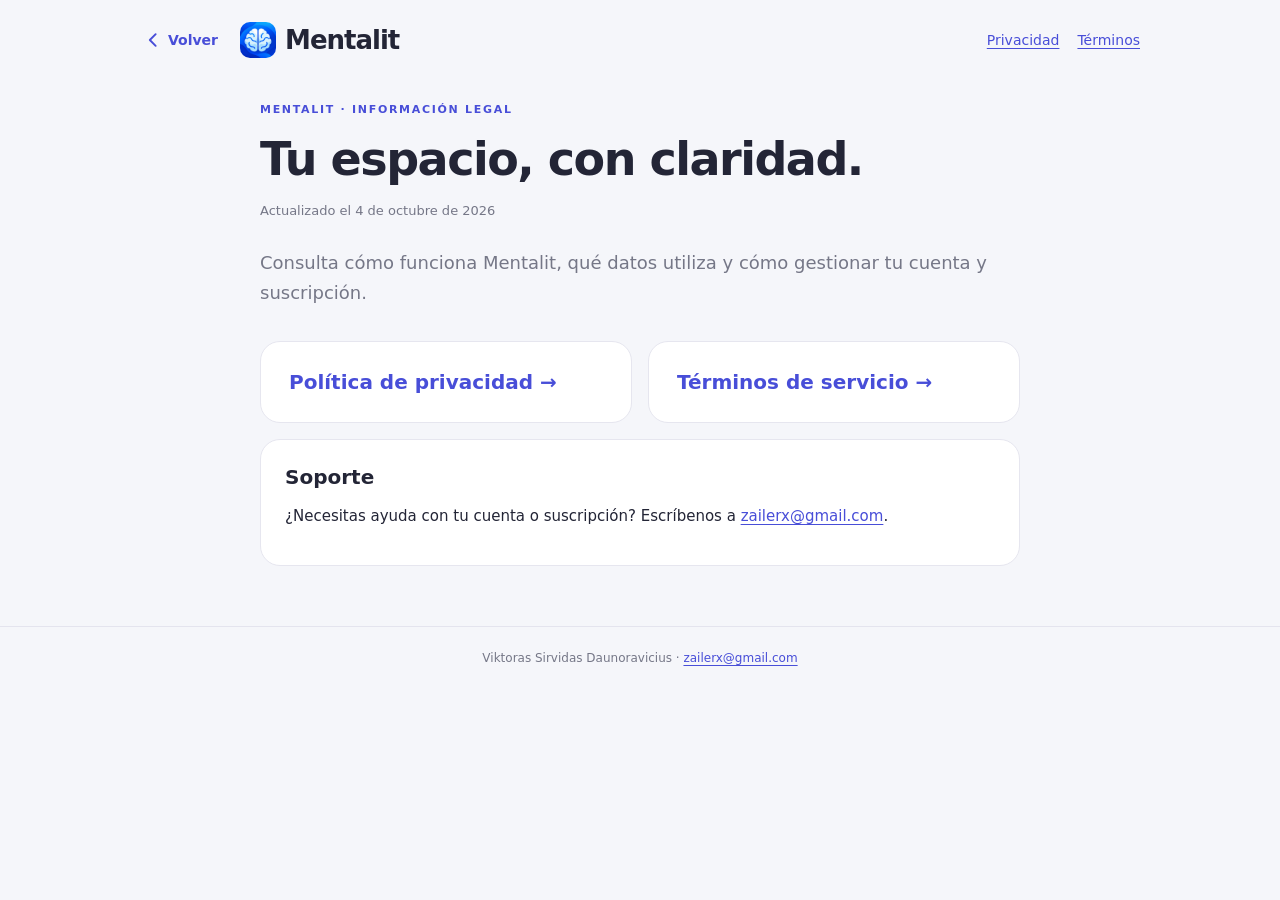
<file: index.html>
<!doctype html><html lang="es"><head><meta charset="utf-8"><meta name="viewport" content="width=device-width,initial-scale=1,viewport-fit=cover"><meta name="color-scheme" content="light"><title>Tu espacio, con claridad. · Mentalit</title><link rel="icon" href="./favicon.svg"><link rel="stylesheet" href="./legal.css"><script src="./legal-page.js" defer></script></head><body><header class="site-header"><div class="legal-top"><button class="legal-back" type="button" aria-label="Volver"> <svg viewBox="0 0 24 24" aria-hidden="true"><path d="m14 5-7 7 7 7"/></svg>Volver</button><a class="brand" href="./index.html"><img class="brand-mark" src="./app-icon.png" width="36" height="36" alt="">Mentalit</a></div><nav aria-label="Información legal"><a href="./privacy.html">Privacidad</a><a href="./terms.html">Términos</a></nav></header><main><p class="eyebrow">MENTALIT · INFORMACIÓN LEGAL</p><h1>Tu espacio, con claridad.</h1><p class="date">Actualizado el 4 de octubre de 2026</p><p class="lead">Consulta cómo funciona Mentalit, qué datos utiliza y cómo gestionar tu cuenta y suscripción.</p><div class="cards"><a href="./privacy.html">Política de privacidad →</a><a href="./terms.html">Términos de servicio →</a></div><section><h2>Soporte</h2><p>¿Necesitas ayuda con tu cuenta o suscripción? Escríbenos a <a href="mailto:zailerx@gmail.com">zailerx@gmail.com</a>.</p></section></main><footer>Viktoras Sirvidas Daunoravicius · <a href="mailto:zailerx@gmail.com">zailerx@gmail.com</a></footer></body></html>
</file>
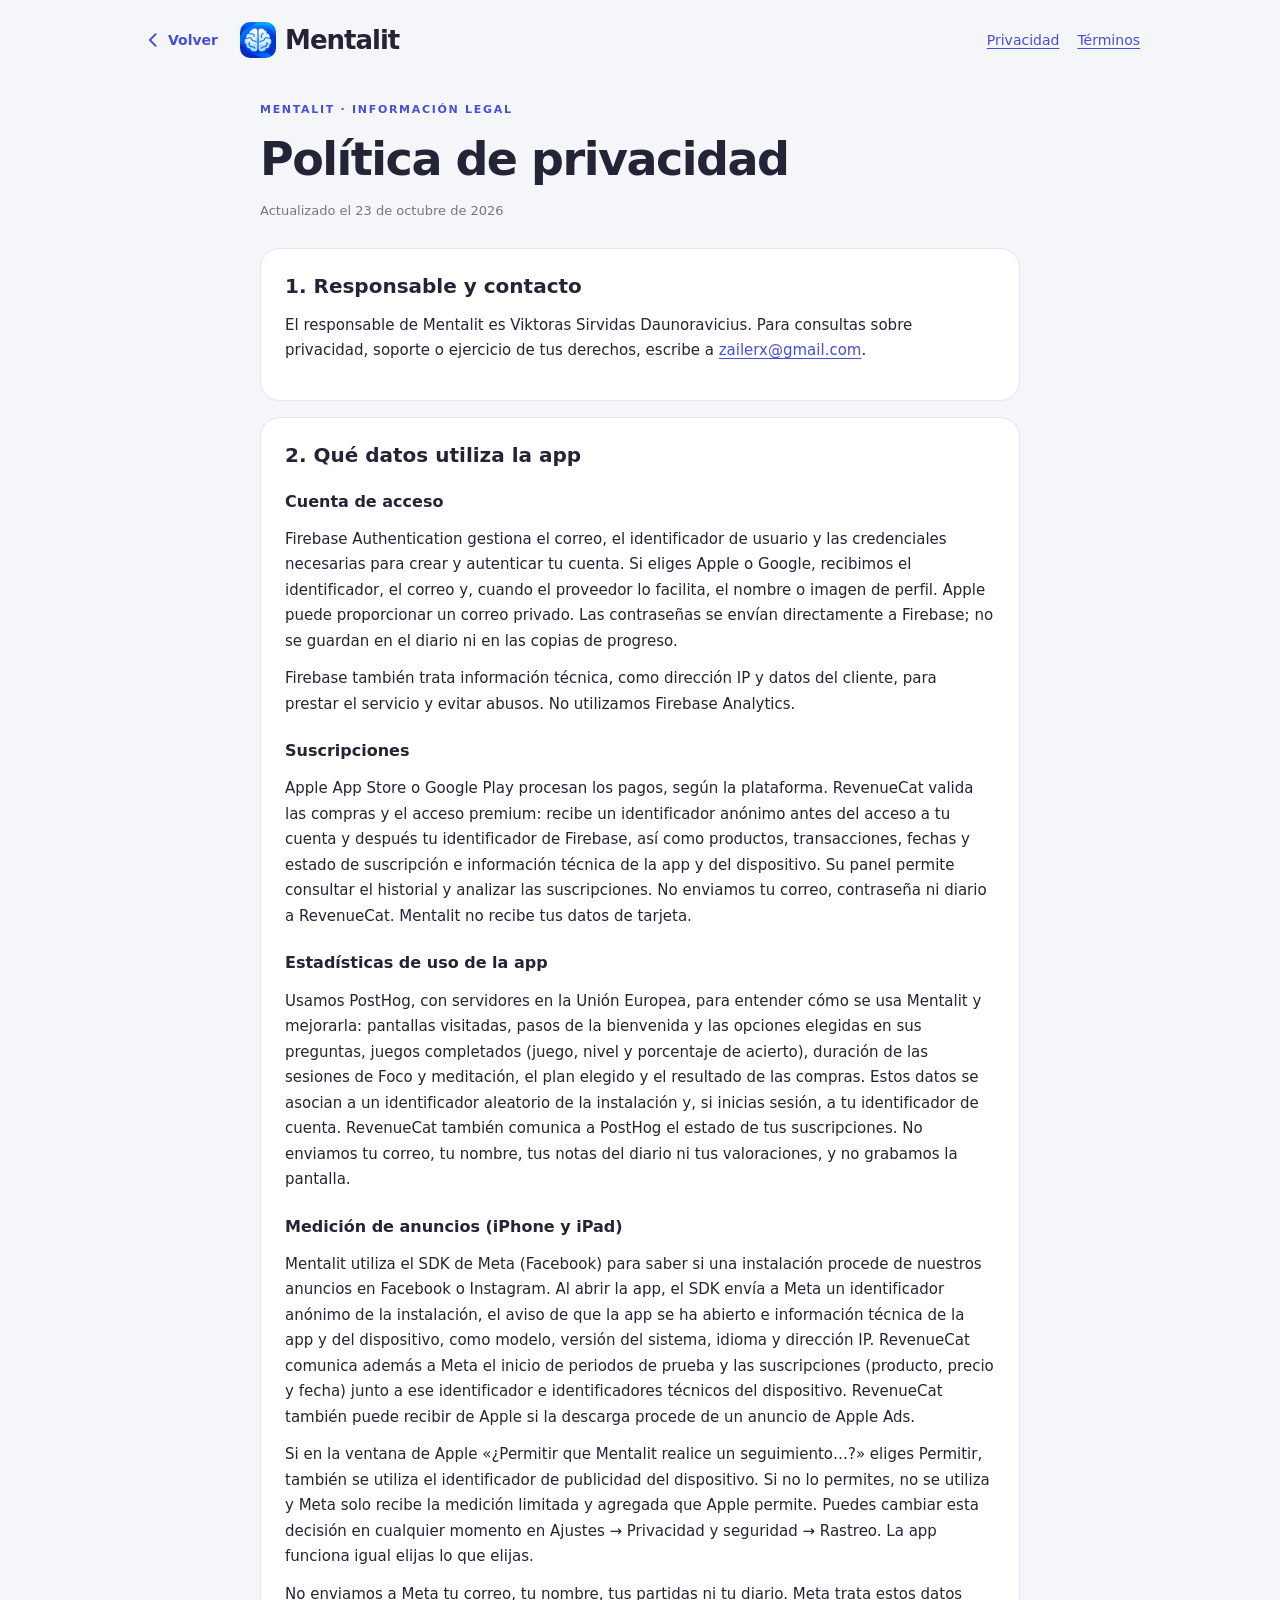
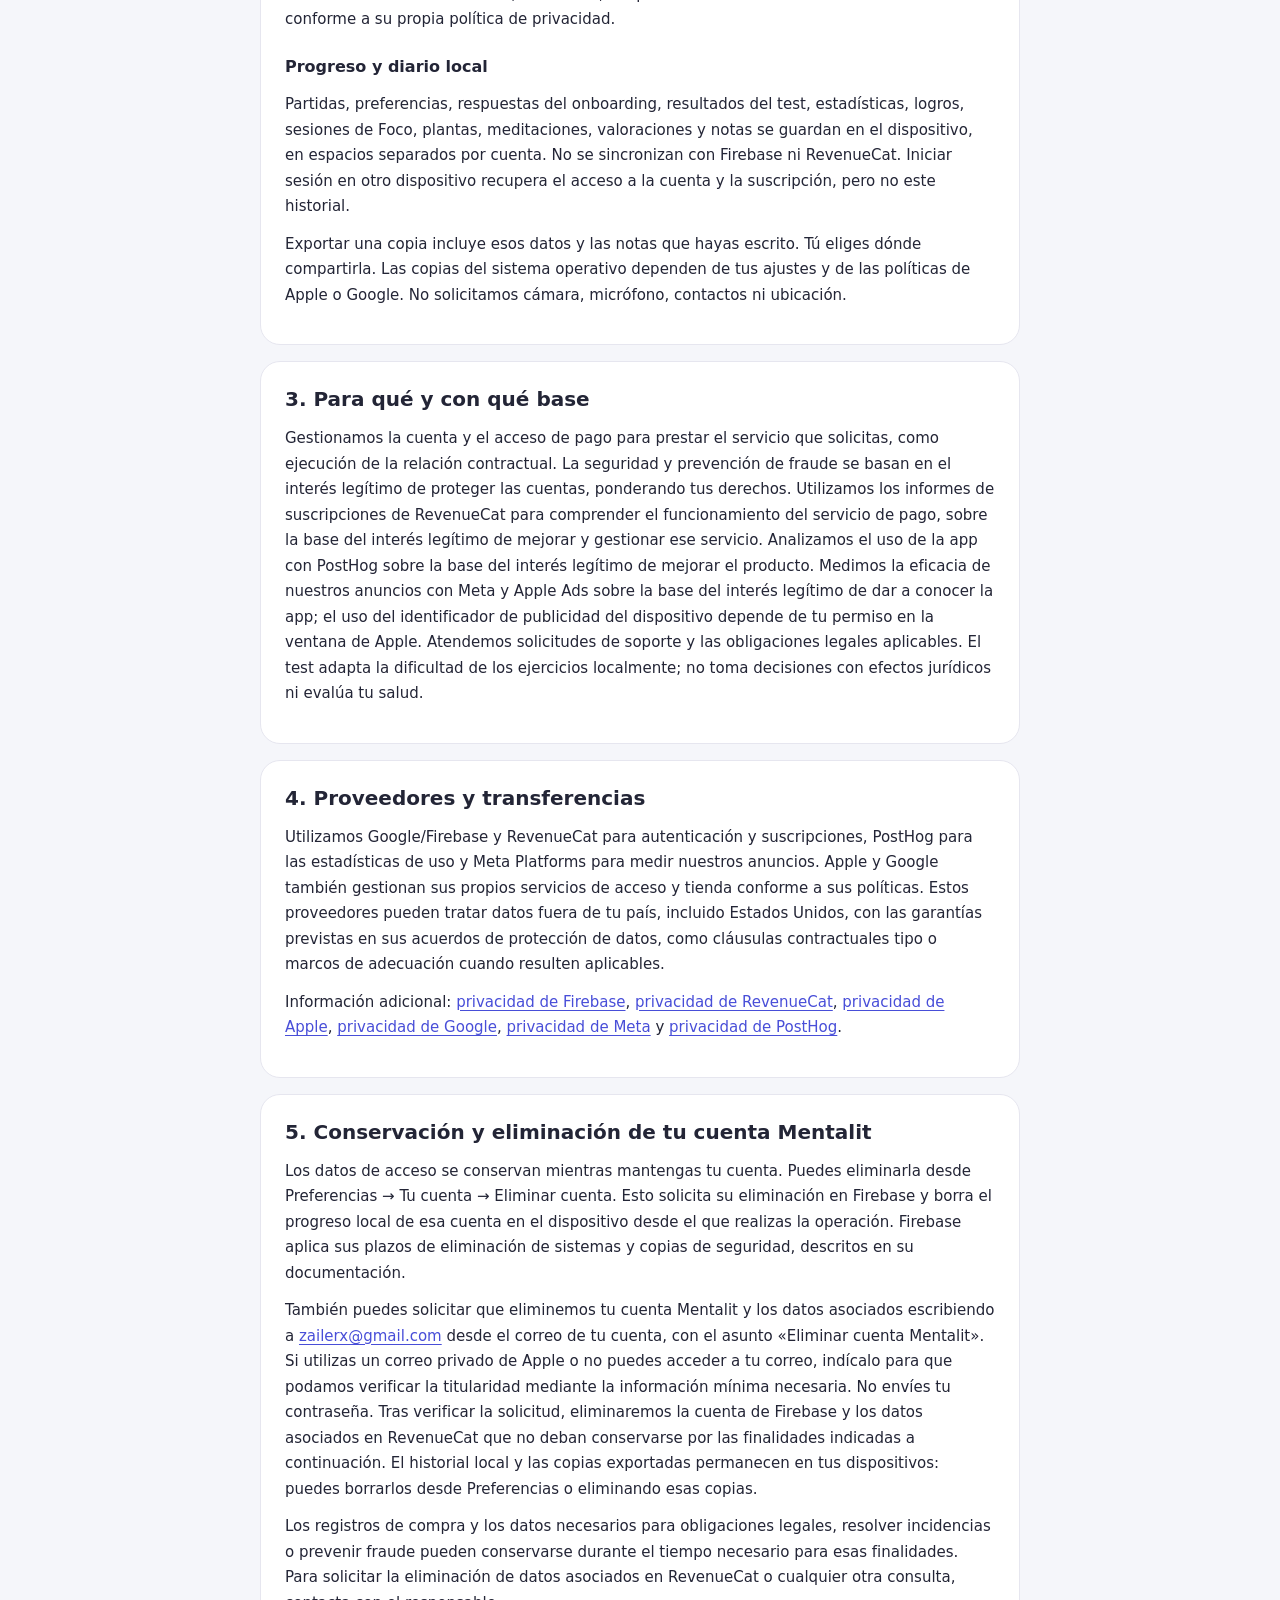
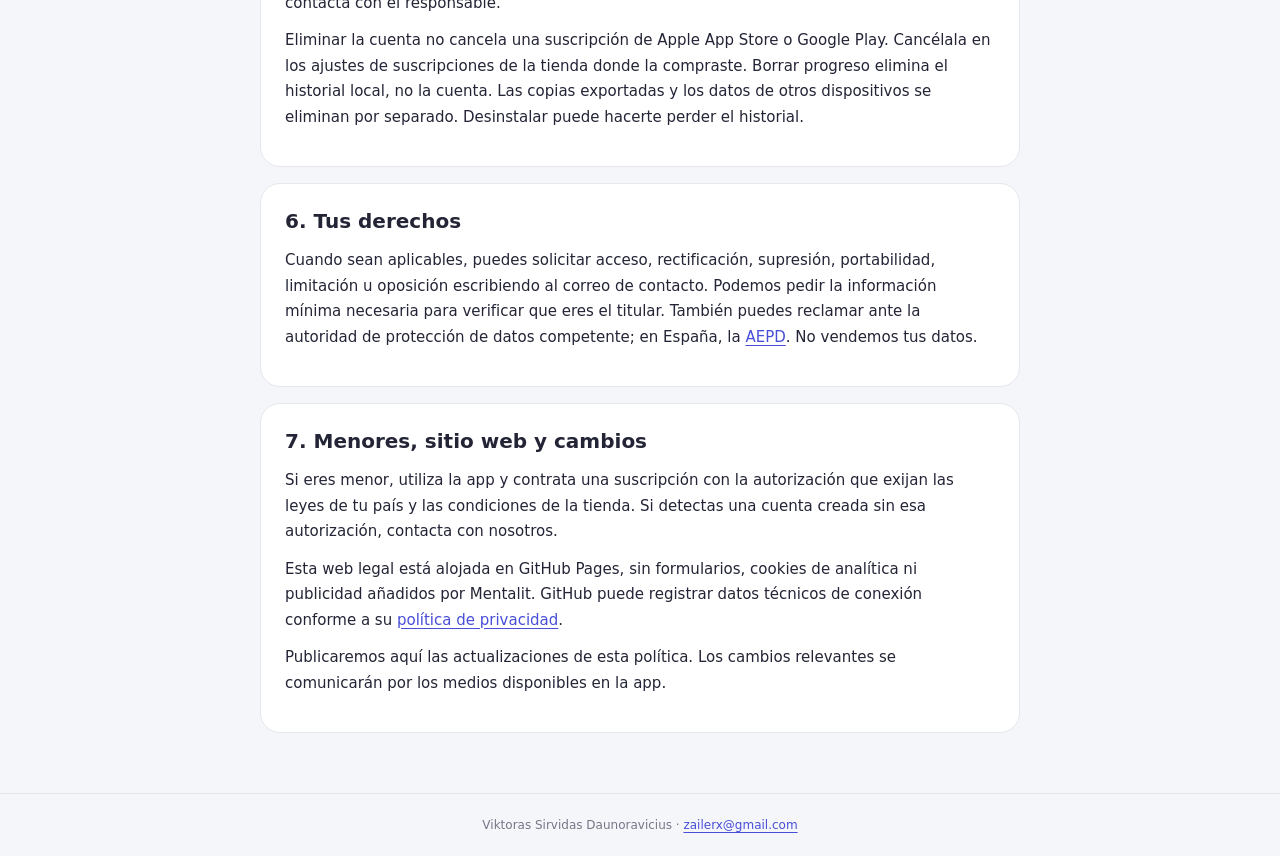
<file: privacy.html>
<!doctype html><html lang="es"><head><meta charset="utf-8"><meta name="viewport" content="width=device-width,initial-scale=1,viewport-fit=cover"><meta name="color-scheme" content="light"><title>Política de privacidad · Mentalit</title><link rel="icon" href="./favicon.svg"><link rel="stylesheet" href="./legal.css"><script src="./legal-page.js" defer></script></head><body><header class="site-header"><div class="legal-top"><button class="legal-back" type="button" aria-label="Volver"> <svg viewBox="0 0 24 24" aria-hidden="true"><path d="m14 5-7 7 7 7"/></svg>Volver</button><a class="brand" href="./index.html"><img class="brand-mark" src="./app-icon.png" width="36" height="36" alt="">Mentalit</a></div><nav aria-label="Información legal"><a href="./privacy.html">Privacidad</a><a href="./terms.html">Términos</a></nav></header><main><p class="eyebrow">MENTALIT · INFORMACIÓN LEGAL</p><h1>Política de privacidad</h1><p class="date">Actualizado el 23 de octubre de 2026</p><section><h2>1. Responsable y contacto</h2><p>El responsable de Mentalit es Viktoras Sirvidas Daunoravicius. Para consultas sobre privacidad, soporte o ejercicio de tus derechos, escribe a <a href="mailto:zailerx@gmail.com">zailerx@gmail.com</a>.</p></section>
<section><h2>2. Qué datos utiliza la app</h2><h3>Cuenta de acceso</h3><p>Firebase Authentication gestiona el correo, el identificador de usuario y las credenciales necesarias para crear y autenticar tu cuenta. Si eliges Apple o Google, recibimos el identificador, el correo y, cuando el proveedor lo facilita, el nombre o imagen de perfil. Apple puede proporcionar un correo privado. Las contraseñas se envían directamente a Firebase; no se guardan en el diario ni en las copias de progreso.</p><p>Firebase también trata información técnica, como dirección IP y datos del cliente, para prestar el servicio y evitar abusos. No utilizamos Firebase Analytics.</p><h3>Suscripciones</h3><p>Apple App Store o Google Play procesan los pagos, según la plataforma. RevenueCat valida las compras y el acceso premium: recibe un identificador anónimo antes del acceso a tu cuenta y después tu identificador de Firebase, así como productos, transacciones, fechas y estado de suscripción e información técnica de la app y del dispositivo. Su panel permite consultar el historial y analizar las suscripciones. No enviamos tu correo, contraseña ni diario a RevenueCat. Mentalit no recibe tus datos de tarjeta.</p><h3>Estadísticas de uso de la app</h3><p>Usamos PostHog, con servidores en la Unión Europea, para entender cómo se usa Mentalit y mejorarla: pantallas visitadas, pasos de la bienvenida y las opciones elegidas en sus preguntas, juegos completados (juego, nivel y porcentaje de acierto), duración de las sesiones de Foco y meditación, el plan elegido y el resultado de las compras. Estos datos se asocian a un identificador aleatorio de la instalación y, si inicias sesión, a tu identificador de cuenta. RevenueCat también comunica a PostHog el estado de tus suscripciones. No enviamos tu correo, tu nombre, tus notas del diario ni tus valoraciones, y no grabamos la pantalla.</p><h3>Medición de anuncios (iPhone y iPad)</h3><p>Mentalit utiliza el SDK de Meta (Facebook) para saber si una instalación procede de nuestros anuncios en Facebook o Instagram. Al abrir la app, el SDK envía a Meta un identificador anónimo de la instalación, el aviso de que la app se ha abierto e información técnica de la app y del dispositivo, como modelo, versión del sistema, idioma y dirección IP. RevenueCat comunica además a Meta el inicio de periodos de prueba y las suscripciones (producto, precio y fecha) junto a ese identificador e identificadores técnicos del dispositivo. RevenueCat también puede recibir de Apple si la descarga procede de un anuncio de Apple Ads.</p><p>Si en la ventana de Apple «¿Permitir que Mentalit realice un seguimiento…?» eliges Permitir, también se utiliza el identificador de publicidad del dispositivo. Si no lo permites, no se utiliza y Meta solo recibe la medición limitada y agregada que Apple permite. Puedes cambiar esta decisión en cualquier momento en Ajustes → Privacidad y seguridad → Rastreo. La app funciona igual elijas lo que elijas.</p><p>No enviamos a Meta tu correo, tu nombre, tus partidas ni tu diario. Meta trata estos datos conforme a su propia política de privacidad.</p><h3>Progreso y diario local</h3><p>Partidas, preferencias, respuestas del onboarding, resultados del test, estadísticas, logros, sesiones de Foco, plantas, meditaciones, valoraciones y notas se guardan en el dispositivo, en espacios separados por cuenta. No se sincronizan con Firebase ni RevenueCat. Iniciar sesión en otro dispositivo recupera el acceso a la cuenta y la suscripción, pero no este historial.</p><p>Exportar una copia incluye esos datos y las notas que hayas escrito. Tú eliges dónde compartirla. Las copias del sistema operativo dependen de tus ajustes y de las políticas de Apple o Google. No solicitamos cámara, micrófono, contactos ni ubicación.</p></section>
<section><h2>3. Para qué y con qué base</h2><p>Gestionamos la cuenta y el acceso de pago para prestar el servicio que solicitas, como ejecución de la relación contractual. La seguridad y prevención de fraude se basan en el interés legítimo de proteger las cuentas, ponderando tus derechos. Utilizamos los informes de suscripciones de RevenueCat para comprender el funcionamiento del servicio de pago, sobre la base del interés legítimo de mejorar y gestionar ese servicio. Analizamos el uso de la app con PostHog sobre la base del interés legítimo de mejorar el producto. Medimos la eficacia de nuestros anuncios con Meta y Apple Ads sobre la base del interés legítimo de dar a conocer la app; el uso del identificador de publicidad del dispositivo depende de tu permiso en la ventana de Apple. Atendemos solicitudes de soporte y las obligaciones legales aplicables. El test adapta la dificultad de los ejercicios localmente; no toma decisiones con efectos jurídicos ni evalúa tu salud.</p></section>
<section><h2>4. Proveedores y transferencias</h2><p>Utilizamos Google/Firebase y RevenueCat para autenticación y suscripciones, PostHog para las estadísticas de uso y Meta Platforms para medir nuestros anuncios. Apple y Google también gestionan sus propios servicios de acceso y tienda conforme a sus políticas. Estos proveedores pueden tratar datos fuera de tu país, incluido Estados Unidos, con las garantías previstas en sus acuerdos de protección de datos, como cláusulas contractuales tipo o marcos de adecuación cuando resulten aplicables.</p><p>Información adicional: <a href="https://firebase.google.com/support/privacy">privacidad de Firebase</a>, <a href="https://www.revenuecat.com/privacy-policy">privacidad de RevenueCat</a>, <a href="https://www.apple.com/legal/privacy/">privacidad de Apple</a>, <a href="https://policies.google.com/privacy">privacidad de Google</a>, <a href="https://www.facebook.com/privacy/policy/">privacidad de Meta</a> y <a href="https://posthog.com/privacy">privacidad de PostHog</a>.</p></section>
<section id="eliminar-cuenta"><h2>5. Conservación y eliminación de tu cuenta Mentalit</h2><p>Los datos de acceso se conservan mientras mantengas tu cuenta. Puedes eliminarla desde Preferencias → Tu cuenta → Eliminar cuenta. Esto solicita su eliminación en Firebase y borra el progreso local de esa cuenta en el dispositivo desde el que realizas la operación. Firebase aplica sus plazos de eliminación de sistemas y copias de seguridad, descritos en su documentación.</p><p>También puedes solicitar que eliminemos tu cuenta Mentalit y los datos asociados escribiendo a <a href="mailto:zailerx@gmail.com?subject=Eliminar%20cuenta%20Mentalit">zailerx@gmail.com</a> desde el correo de tu cuenta, con el asunto «Eliminar cuenta Mentalit». Si utilizas un correo privado de Apple o no puedes acceder a tu correo, indícalo para que podamos verificar la titularidad mediante la información mínima necesaria. No envíes tu contraseña. Tras verificar la solicitud, eliminaremos la cuenta de Firebase y los datos asociados en RevenueCat que no deban conservarse por las finalidades indicadas a continuación. El historial local y las copias exportadas permanecen en tus dispositivos: puedes borrarlos desde Preferencias o eliminando esas copias.</p><p>Los registros de compra y los datos necesarios para obligaciones legales, resolver incidencias o prevenir fraude pueden conservarse durante el tiempo necesario para esas finalidades. Para solicitar la eliminación de datos asociados en RevenueCat o cualquier otra consulta, contacta con el responsable.</p><p>Eliminar la cuenta no cancela una suscripción de Apple App Store o Google Play. Cancélala en los ajustes de suscripciones de la tienda donde la compraste. Borrar progreso elimina el historial local, no la cuenta. Las copias exportadas y los datos de otros dispositivos se eliminan por separado. Desinstalar puede hacerte perder el historial.</p></section>
<section><h2>6. Tus derechos</h2><p>Cuando sean aplicables, puedes solicitar acceso, rectificación, supresión, portabilidad, limitación u oposición escribiendo al correo de contacto. Podemos pedir la información mínima necesaria para verificar que eres el titular. También puedes reclamar ante la autoridad de protección de datos competente; en España, la <a href="https://www.aepd.es/derechos-y-deberes/conoce-tus-derechos">AEPD</a>. No vendemos tus datos.</p></section>
<section><h2>7. Menores, sitio web y cambios</h2><p>Si eres menor, utiliza la app y contrata una suscripción con la autorización que exijan las leyes de tu país y las condiciones de la tienda. Si detectas una cuenta creada sin esa autorización, contacta con nosotros.</p><p>Esta web legal está alojada en GitHub Pages, sin formularios, cookies de analítica ni publicidad añadidos por Mentalit. GitHub puede registrar datos técnicos de conexión conforme a su <a href="https://docs.github.com/site-policy/privacy-policies/github-privacy-statement">política de privacidad</a>.</p><p>Publicaremos aquí las actualizaciones de esta política. Los cambios relevantes se comunicarán por los medios disponibles en la app.</p></section></main><footer>Viktoras Sirvidas Daunoravicius · <a href="mailto:zailerx@gmail.com">zailerx@gmail.com</a></footer></body></html>
</file>
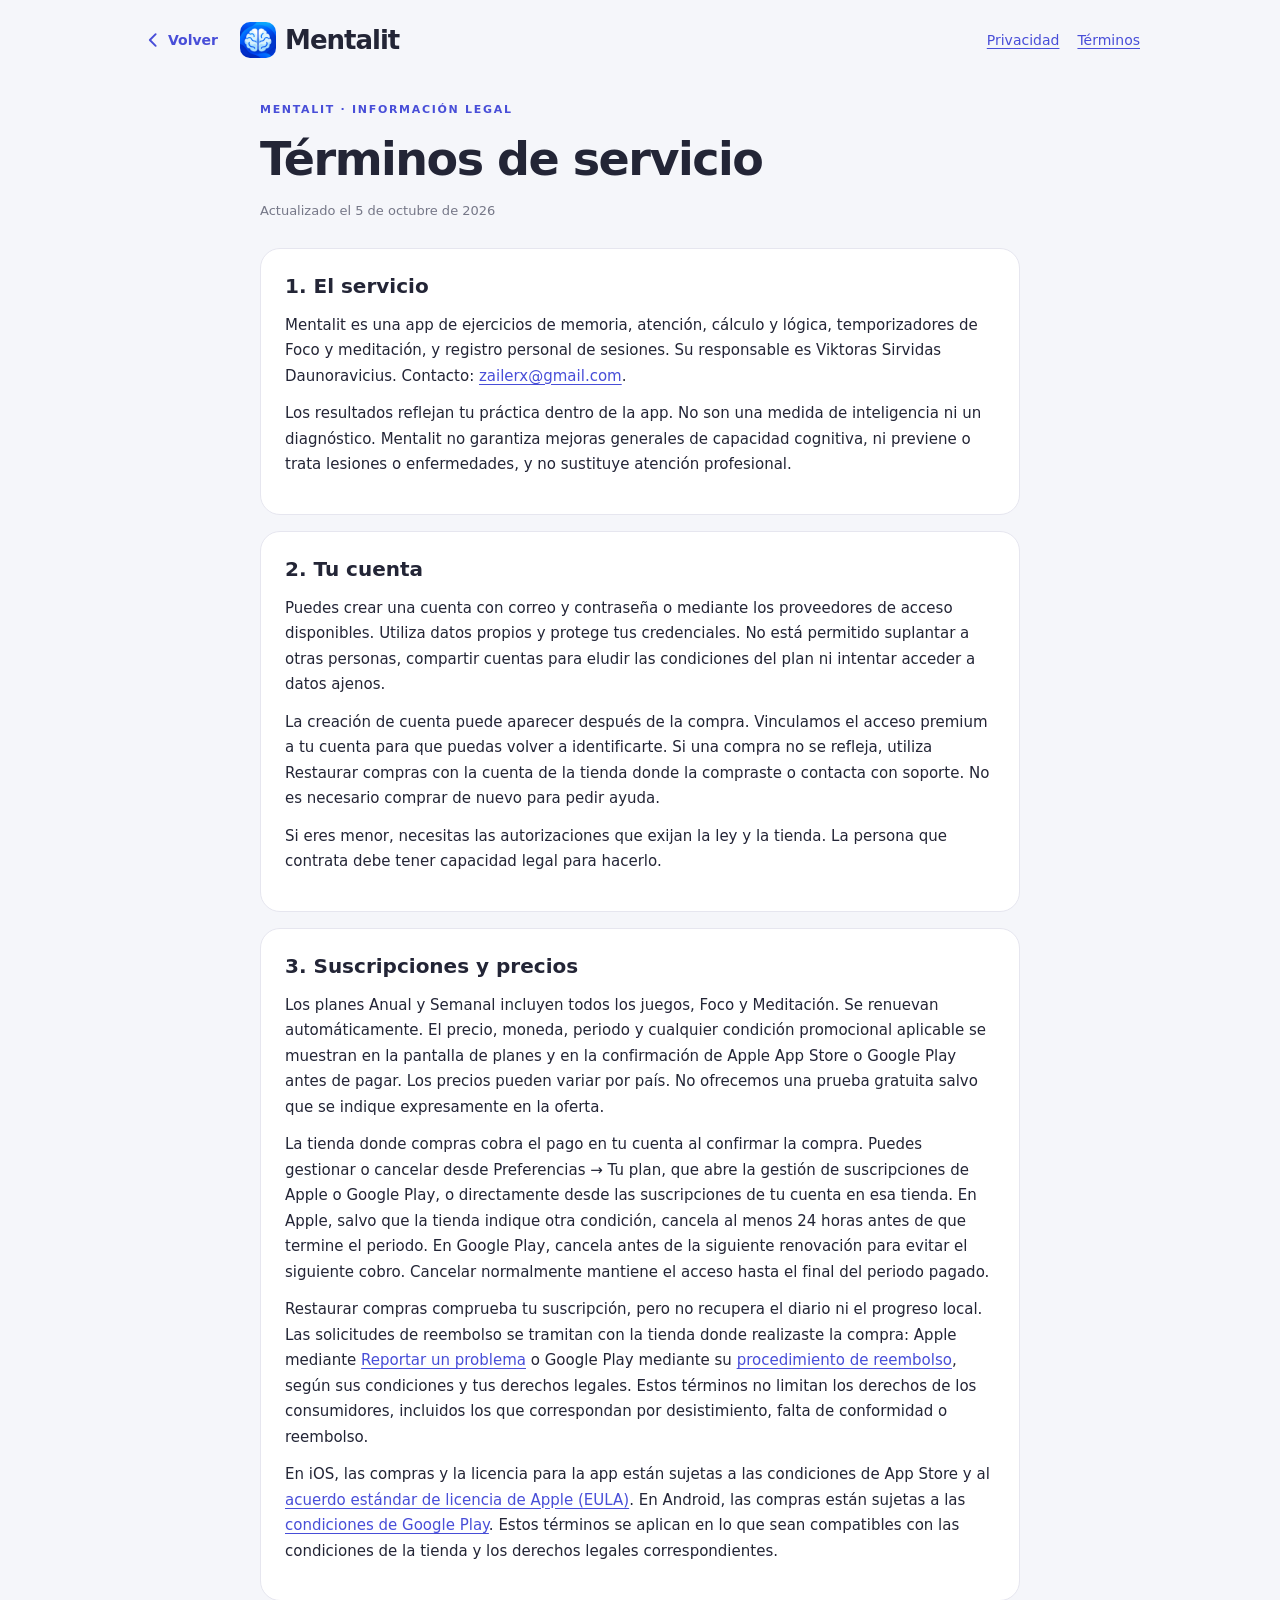
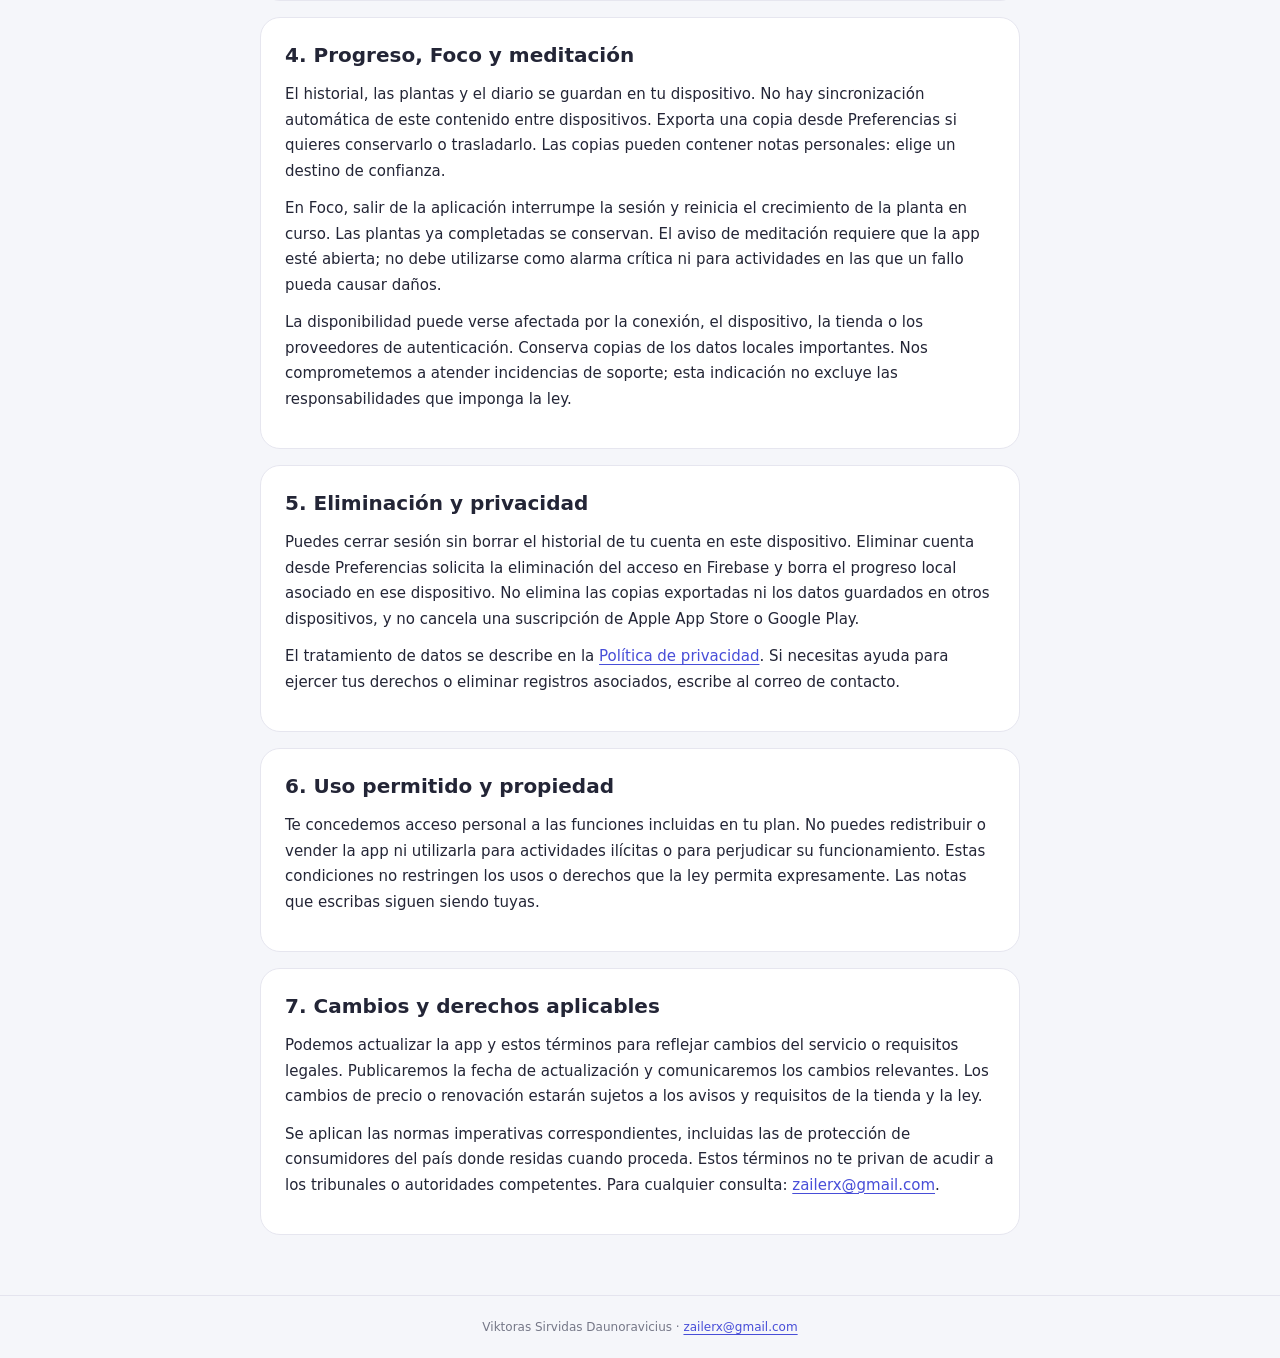
<file: terms.html>
<!doctype html><html lang="es"><head><meta charset="utf-8"><meta name="viewport" content="width=device-width,initial-scale=1,viewport-fit=cover"><meta name="color-scheme" content="light"><title>Términos de servicio · Mentalit</title><link rel="icon" href="./favicon.svg"><link rel="stylesheet" href="./legal.css"><script src="./legal-page.js" defer></script></head><body><header class="site-header"><div class="legal-top"><button class="legal-back" type="button" aria-label="Volver"> <svg viewBox="0 0 24 24" aria-hidden="true"><path d="m14 5-7 7 7 7"/></svg>Volver</button><a class="brand" href="./index.html"><img class="brand-mark" src="./app-icon.png" width="36" height="36" alt="">Mentalit</a></div><nav aria-label="Información legal"><a href="./privacy.html">Privacidad</a><a href="./terms.html">Términos</a></nav></header><main><p class="eyebrow">MENTALIT · INFORMACIÓN LEGAL</p><h1>Términos de servicio</h1><p class="date">Actualizado el 5 de octubre de 2026</p><section><h2>1. El servicio</h2><p>Mentalit es una app de ejercicios de memoria, atención, cálculo y lógica, temporizadores de Foco y meditación, y registro personal de sesiones. Su responsable es Viktoras Sirvidas Daunoravicius. Contacto: <a href="mailto:zailerx@gmail.com">zailerx@gmail.com</a>.</p><p>Los resultados reflejan tu práctica dentro de la app. No son una medida de inteligencia ni un diagnóstico. Mentalit no garantiza mejoras generales de capacidad cognitiva, ni previene o trata lesiones o enfermedades, y no sustituye atención profesional.</p></section>
<section><h2>2. Tu cuenta</h2><p>Puedes crear una cuenta con correo y contraseña o mediante los proveedores de acceso disponibles. Utiliza datos propios y protege tus credenciales. No está permitido suplantar a otras personas, compartir cuentas para eludir las condiciones del plan ni intentar acceder a datos ajenos.</p><p>La creación de cuenta puede aparecer después de la compra. Vinculamos el acceso premium a tu cuenta para que puedas volver a identificarte. Si una compra no se refleja, utiliza Restaurar compras con la cuenta de la tienda donde la compraste o contacta con soporte. No es necesario comprar de nuevo para pedir ayuda.</p><p>Si eres menor, necesitas las autorizaciones que exijan la ley y la tienda. La persona que contrata debe tener capacidad legal para hacerlo.</p></section>
<section><h2>3. Suscripciones y precios</h2><p>Los planes Anual y Semanal incluyen todos los juegos, Foco y Meditación. Se renuevan automáticamente. El precio, moneda, periodo y cualquier condición promocional aplicable se muestran en la pantalla de planes y en la confirmación de Apple App Store o Google Play antes de pagar. Los precios pueden variar por país. No ofrecemos una prueba gratuita salvo que se indique expresamente en la oferta.</p><p>La tienda donde compras cobra el pago en tu cuenta al confirmar la compra. Puedes gestionar o cancelar desde Preferencias → Tu plan, que abre la gestión de suscripciones de Apple o Google Play, o directamente desde las suscripciones de tu cuenta en esa tienda. En Apple, salvo que la tienda indique otra condición, cancela al menos 24 horas antes de que termine el periodo. En Google Play, cancela antes de la siguiente renovación para evitar el siguiente cobro. Cancelar normalmente mantiene el acceso hasta el final del periodo pagado.</p><p>Restaurar compras comprueba tu suscripción, pero no recupera el diario ni el progreso local. Las solicitudes de reembolso se tramitan con la tienda donde realizaste la compra: Apple mediante <a href="https://reportaproblem.apple.com/">Reportar un problema</a> o Google Play mediante su <a href="https://support.google.com/googleplay/answer/2479637?hl=es">procedimiento de reembolso</a>, según sus condiciones y tus derechos legales. Estos términos no limitan los derechos de los consumidores, incluidos los que correspondan por desistimiento, falta de conformidad o reembolso.</p><p>En iOS, las compras y la licencia para la app están sujetas a las condiciones de App Store y al <a href="https://www.apple.com/legal/internet-services/itunes/dev/stdeula/">acuerdo estándar de licencia de Apple (EULA)</a>. En Android, las compras están sujetas a las <a href="https://play.google.com/intl/es_es/about/play-terms/">condiciones de Google Play</a>. Estos términos se aplican en lo que sean compatibles con las condiciones de la tienda y los derechos legales correspondientes.</p></section>
<section><h2>4. Progreso, Foco y meditación</h2><p>El historial, las plantas y el diario se guardan en tu dispositivo. No hay sincronización automática de este contenido entre dispositivos. Exporta una copia desde Preferencias si quieres conservarlo o trasladarlo. Las copias pueden contener notas personales: elige un destino de confianza.</p><p>En Foco, salir de la aplicación interrumpe la sesión y reinicia el crecimiento de la planta en curso. Las plantas ya completadas se conservan. El aviso de meditación requiere que la app esté abierta; no debe utilizarse como alarma crítica ni para actividades en las que un fallo pueda causar daños.</p><p>La disponibilidad puede verse afectada por la conexión, el dispositivo, la tienda o los proveedores de autenticación. Conserva copias de los datos locales importantes. Nos comprometemos a atender incidencias de soporte; esta indicación no excluye las responsabilidades que imponga la ley.</p></section>
<section><h2>5. Eliminación y privacidad</h2><p>Puedes cerrar sesión sin borrar el historial de tu cuenta en este dispositivo. Eliminar cuenta desde Preferencias solicita la eliminación del acceso en Firebase y borra el progreso local asociado en ese dispositivo. No elimina las copias exportadas ni los datos guardados en otros dispositivos, y no cancela una suscripción de Apple App Store o Google Play.</p><p>El tratamiento de datos se describe en la <a href="./privacy.html">Política de privacidad</a>. Si necesitas ayuda para ejercer tus derechos o eliminar registros asociados, escribe al correo de contacto.</p></section>
<section><h2>6. Uso permitido y propiedad</h2><p>Te concedemos acceso personal a las funciones incluidas en tu plan. No puedes redistribuir o vender la app ni utilizarla para actividades ilícitas o para perjudicar su funcionamiento. Estas condiciones no restringen los usos o derechos que la ley permita expresamente. Las notas que escribas siguen siendo tuyas.</p></section>
<section><h2>7. Cambios y derechos aplicables</h2><p>Podemos actualizar la app y estos términos para reflejar cambios del servicio o requisitos legales. Publicaremos la fecha de actualización y comunicaremos los cambios relevantes. Los cambios de precio o renovación estarán sujetos a los avisos y requisitos de la tienda y la ley.</p><p>Se aplican las normas imperativas correspondientes, incluidas las de protección de consumidores del país donde residas cuando proceda. Estos términos no te privan de acudir a los tribunales o autoridades competentes. Para cualquier consulta: <a href="mailto:zailerx@gmail.com">zailerx@gmail.com</a>.</p></section></main><footer>Viktoras Sirvidas Daunoravicius · <a href="mailto:zailerx@gmail.com">zailerx@gmail.com</a></footer></body></html>
</file>
<file: legal.css>
:root{font-family:system-ui,-apple-system,BlinkMacSystemFont,"Segoe UI",sans-serif;color:#232536;background:#f5f6fa;font-synthesis:none}*{box-sizing:border-box}body{margin:0}a{color:#484ed8;text-underline-offset:3px}a:focus-visible{outline:3px solid #16b8c9;outline-offset:4px;border-radius:4px}.site-header{max-width:1040px;margin:auto;padding:25px 24px;display:flex;align-items:center;justify-content:space-between;gap:20px}.brand{display:flex;align-items:center;gap:9px;font-size:26px;font-weight:800;letter-spacing:-1px;text-decoration:none;color:#232536}.brand-mark{display:grid;place-items:center;width:34px;height:34px;border-radius:10px;background:#484ed8;color:white;font-size:25px;font-weight:800;letter-spacing:-2px;padding-right:2px}nav{display:flex;gap:18px;font-size:14px}main{max-width:800px;margin:16px auto 60px;padding:0 24px}.eyebrow{font-size:11px;letter-spacing:1.7px;font-weight:750;color:#484ed8}h1{font-size:clamp(30px,5vw,46px);letter-spacing:-1.5px;line-height:1.1;margin:18px 0}.date{color:#757787;font-size:13px;margin-bottom:30px}section{background:white;border:1px solid #e6e6ef;border-radius:20px;padding:24px;margin:16px 0;line-height:1.7}h2{font-size:20px;margin:0 0 14px;line-height:1.3}h3{font-size:16px;margin:20px 0 8px}p{font-size:15px;margin:12px 0}footer{border-top:1px solid #e4e4ee;padding:24px;text-align:center;font-size:12px;color:#757787}.cards{display:grid;grid-template-columns:1fr 1fr;gap:16px}.cards a{text-decoration:none;display:block;background:white;border:1px solid #e6e6ef;border-radius:20px;padding:28px;font-weight:700;font-size:20px}.lead{font-size:18px;color:#757787;line-height:1.7;margin:22px 0 32px}@media(max-width:520px){.site-header{align-items:flex-start;flex-direction:column;gap:16px}.cards{grid-template-columns:1fr}section{padding:20px}main{margin-top:10px}}
html{overflow-wrap:anywhere}body{padding-bottom:env(safe-area-inset-bottom,0px)}.site-header{padding-top:calc(18px + env(safe-area-inset-top,0px));padding-left:max(20px,env(safe-area-inset-left,0px));padding-right:max(20px,env(safe-area-inset-right,0px));flex-wrap:wrap}.legal-top{display:flex;align-items:center;gap:18px;min-width:0}.brand-mark{width:36px;height:36px;flex:none;object-fit:contain;padding:0;background:none;letter-spacing:normal}.legal-back{border:0;background:transparent;color:#484ed8;font:inherit;font-size:14px;font-weight:650;display:inline-flex;align-items:center;gap:4px;min-height:44px;padding:8px 4px;cursor:pointer;touch-action:manipulation}.legal-back svg{width:20px;height:20px;fill:none;stroke:currentColor;stroke-width:2.3;stroke-linecap:round;stroke-linejoin:round}.legal-back:focus-visible{outline:3px solid #16b8c9;outline-offset:3px;border-radius:8px}.embedded .legal-back{display:none}.embedded .site-header{padding-top:18px}.embedded{padding-bottom:0}main{padding-left:max(20px,env(safe-area-inset-left,0px));padding-right:max(20px,env(safe-area-inset-right,0px))}section{min-width:0}@media(max-width:360px){.brand{font-size:24px}.legal-top{gap:12px}section{padding:18px}h1{font-size:30px}}
</file>
